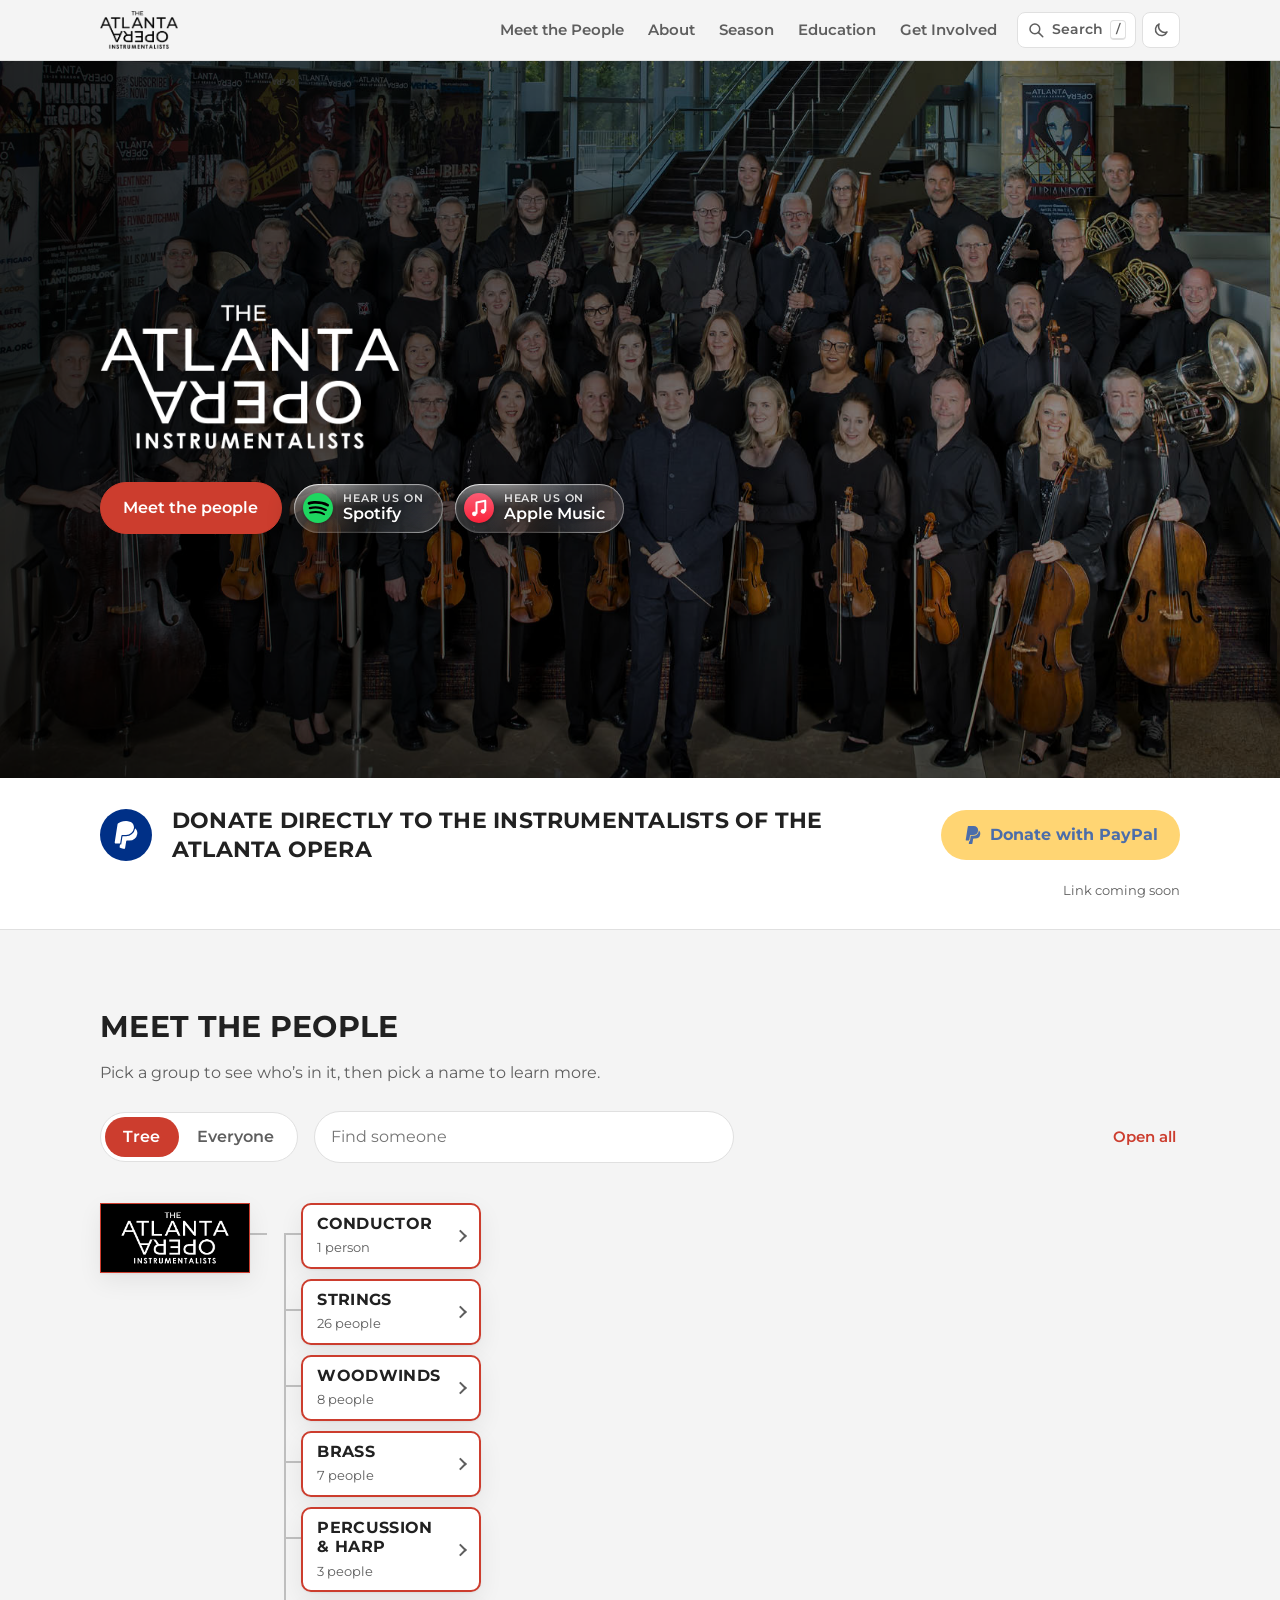
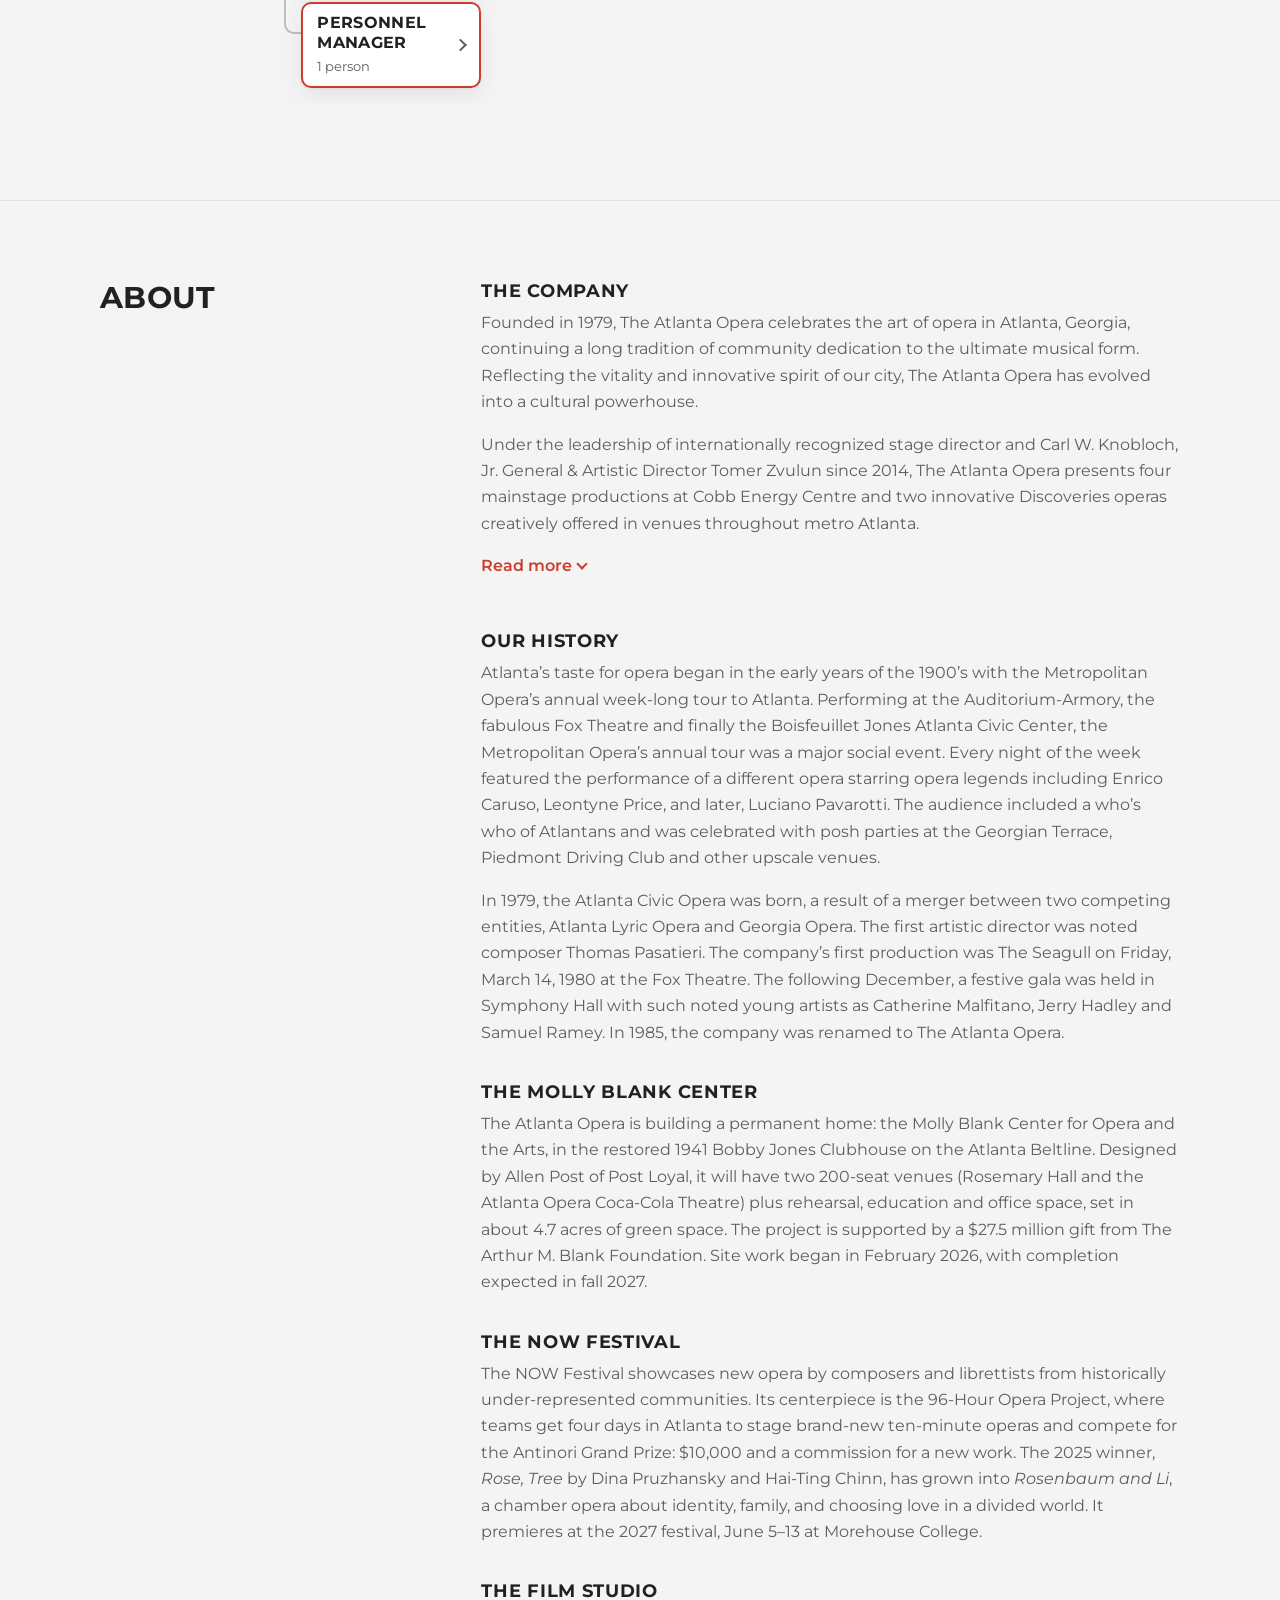
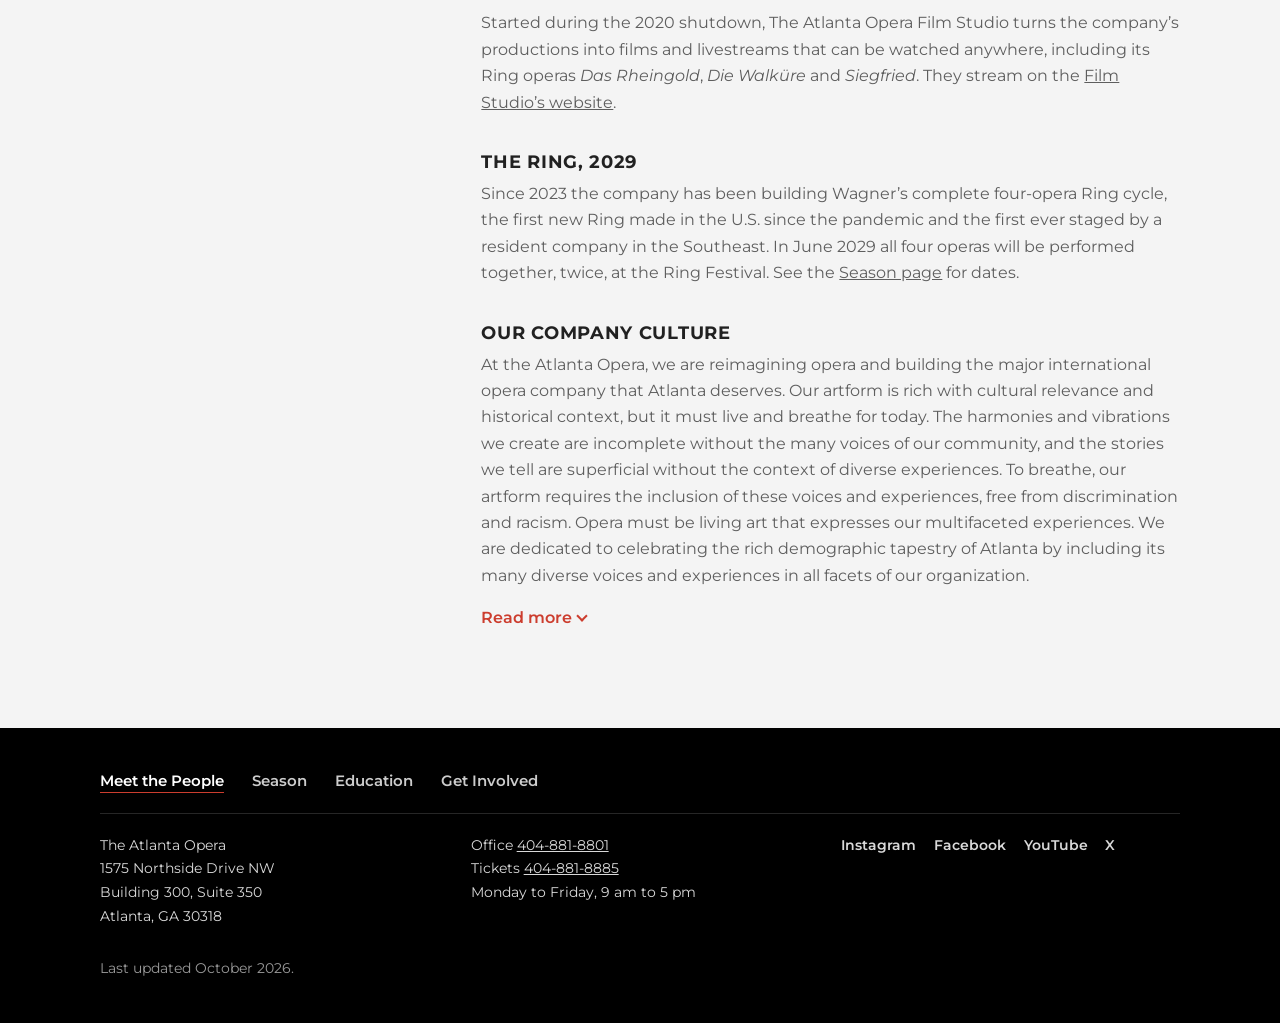
<file: public/index.html>
<!doctype html>
<html lang="en">
<head>
  <meta charset="utf-8">
  <meta name="viewport" content="width=device-width, initial-scale=1, viewport-fit=cover">
  <title>The Atlanta Opera</title>
  <meta name="description" content="Who's who in The Atlanta Opera's orchestra.">
  <meta name="theme-color" content="#000000">
  <link rel="manifest" href="site.webmanifest">
  <link rel="apple-touch-icon" href="images/icon-192.png?v=5">
  <script>
    try { var t = localStorage.getItem("theme"); if (t) document.documentElement.dataset.theme = t; } catch (e) {}
  </script>
  <meta property="og:title" content="The Atlanta Opera">
  <meta property="og:description" content="Who's who in The Atlanta Opera's orchestra.">
  <meta property="og:image" content="https://atlantaoperainfo.web.app/images/orchestra.jpg">
  <meta property="og:url" content="https://atlantaoperainfo.web.app/">
  <meta name="twitter:card" content="summary_large_image">
  <link rel="icon" href="images/favicon-32-dark.png?v=5" sizes="32x32" media="(prefers-color-scheme: light)">
  <link rel="icon" href="images/favicon-32.png?v=5" sizes="32x32" media="(prefers-color-scheme: dark)">
  <link rel="preconnect" href="https://fonts.googleapis.com">
  <link rel="preconnect" href="https://fonts.gstatic.com" crossorigin>
  <link href="https://fonts.googleapis.com/css2?family=Montserrat:wght@400;500;600;700&display=swap" rel="stylesheet">
  <link rel="stylesheet" href="css/styles.css">
</head>
<body>
  <a class="skip-link" href="#people">Skip to Meet the People</a>
  <header class="site-header" id="site-header">
    <div class="wrap header-inner">
      <a class="brand" href="#top" aria-label="The Atlanta Opera, back to top"><img class="logo-black" src="images/logo.png?v=3" alt="" width="722" height="350"><img class="logo-white" src="images/logo-white.png?v=3" alt="" width="722" height="350"></a>
      <nav aria-label="Main" id="main-nav">
        <a href="#people">Meet the People</a>
        <a href="#about">About</a>
        <a href="/season">Season</a>
        <a href="/education">Education</a>
        <a href="/get-involved">Get Involved</a>
      </nav>
      <div class="header-tools">
        <button type="button" class="tool finder-open" id="finder-open" aria-label="Search for someone" aria-keyshortcuts="/">
          <svg viewBox="0 0 24 24" aria-hidden="true"><circle cx="10.5" cy="10.5" r="6.5"/><path d="M15.5 15.5 21 21"/></svg>
          <span class="tool-label">Search</span><kbd>/</kbd>
        </button>
        <button type="button" class="tool" id="theme-toggle" aria-label="Switch to dark mode">
          <svg class="icon-moon" viewBox="0 0 24 24" aria-hidden="true"><path d="M20 14.5A8 8 0 0 1 9.5 4a8 8 0 1 0 10.5 10.5Z"/></svg>
          <svg class="icon-sun" viewBox="0 0 24 24" aria-hidden="true"><circle cx="12" cy="12" r="4"/><path d="M12 2v2M12 20v2M4.9 4.9l1.4 1.4M17.7 17.7l1.4 1.4M2 12h2M20 12h2M4.9 19.1l1.4-1.4M17.7 6.3l1.4-1.4"/></svg>
        </button>
        <button type="button" class="tool menu-toggle" id="menu-toggle" aria-label="Open menu" aria-controls="main-nav" aria-expanded="false">
          <svg class="icon-menu" viewBox="0 0 24 24" aria-hidden="true"><path d="M4 7h16M4 12h16M4 17h16"/></svg>
          <svg class="icon-close" viewBox="0 0 24 24" aria-hidden="true"><path d="M6 6l12 12M18 6 6 18"/></svg>
        </button>
      </div>
    </div>
  </header>

  <main id="top">
    <section class="hero">
      <div class="hero-photo" id="hero-photo" aria-hidden="true"></div>
      <div class="wrap">
        <h1 class="hero-logo"><img src="images/logo-white.png?v=3" alt="The Atlanta Opera Instrumentalists" width="722" height="350"></h1>
        <div class="hero-actions">
          <a class="button" href="#people">Meet the people</a>
          <a class="glass" href="https://open.spotify.com/artist/3T3RtwJOw12Rz1mQcboVWW" target="_blank" rel="noopener" aria-label="Hear us on Spotify">
            <svg class="glass-icon" viewBox="0 0 24 24" aria-hidden="true"><circle cx="12" cy="12" r="11" fill="#000"/><path fill="#1ed760" d="M12 0C5.4 0 0 5.4 0 12s5.4 12 12 12 12-5.4 12-12S18.66 0 12 0zm5.521 17.34c-.24.359-.66.48-1.021.24-2.82-1.74-6.36-2.101-10.561-1.141-.418.122-.779-.179-.899-.539-.12-.421.18-.78.54-.9 4.56-1.021 8.52-.6 11.64 1.32.42.18.479.659.301 1.02zm1.44-3.3c-.301.42-.841.6-1.262.3-3.239-1.98-8.159-2.58-11.939-1.38-.479.12-1.02-.12-1.14-.6-.12-.48.12-1.021.6-1.141C9.6 9.9 15 10.561 18.72 12.84c.361.181.54.78.241 1.2zm.12-3.36C15.24 8.4 8.82 8.16 5.16 9.301c-.6.179-1.2-.181-1.38-.721-.18-.601.18-1.2.72-1.381 4.26-1.26 11.28-1.02 15.721 1.621.539.3.719 1.02.419 1.56-.299.421-1.02.599-1.559.3z"/></svg>
            <span class="listen-text"><small>Hear us on</small>Spotify</span><span class="listen-caption" aria-hidden="true">Hear us on<br>Spotify</span>
          </a>
          <a class="glass" href="https://music.apple.com/us/artist/the-atlanta-opera/594707552" target="_blank" rel="noopener" aria-label="Hear us on Apple Music">
            <svg class="glass-icon" viewBox="0 0 24 24" aria-hidden="true"><defs><linearGradient id="apple-music" x1="0" y1="0" x2="0" y2="1"><stop offset="0" stop-color="#fb5c74"/><stop offset="1" stop-color="#fa233b"/></linearGradient></defs><circle cx="12" cy="12" r="12" fill="url(#apple-music)"/><path d="M10 16.5V7.6l7-1.4v8.3" fill="none" stroke="#fff" stroke-width="1.6" stroke-linejoin="round"/><circle cx="8.3" cy="16.6" r="1.9" fill="#fff"/><circle cx="15.3" cy="14.6" r="1.9" fill="#fff"/></svg>
            <span class="listen-text"><small>Hear us on</small>Apple Music</span><span class="listen-caption" aria-hidden="true">Hear us on<br>Apple Music</span>
          </a>
        </div>
      </div>
    </section>

    <section class="donate" aria-labelledby="donate-title">
      <div class="wrap donate-inner">
        <svg class="donate-mark" viewBox="0 0 24 24" aria-hidden="true"><path d="M7.016 19.198h-4.2a.562.562 0 0 1-.555-.65L5.093.584A.692.692 0 0 1 5.776 0h7.222c3.417 0 5.904 2.488 5.846 5.5-.006.25-.027.5-.066.747A6.794 6.794 0 0 1 12.071 12H8.743a.69.69 0 0 0-.682.583l-.325 2.056-.013.083-.692 4.39-.015.087zM19.79 6.142c-.01.087-.01.175-.023.261a7.76 7.76 0 0 1-7.695 6.598H9.007l-.283 1.795-.013.083-.692 4.39-.134.843-.014.088H6.86l-.497 3.15a.562.562 0 0 0 .555.65h3.612c.34 0 .63-.249.683-.585l.952-6.031a.692.692 0 0 1 .683-.584h2.126a6.793 6.793 0 0 0 6.707-5.752c.306-1.95-.466-3.744-1.89-4.906z"/></svg>
        <h2 id="donate-title">Donate directly to the instrumentalists of the Atlanta Opera</h2>
        <!-- PayPal account still to come: give this link href="(the PayPal donate link)" and the "coming soon" note hides itself -->
        <a class="paypal-button" target="_blank" rel="noopener">
          <svg viewBox="0 0 24 24" aria-hidden="true"><path d="M7.016 19.198h-4.2a.562.562 0 0 1-.555-.65L5.093.584A.692.692 0 0 1 5.776 0h7.222c3.417 0 5.904 2.488 5.846 5.5-.006.25-.027.5-.066.747A6.794 6.794 0 0 1 12.071 12H8.743a.69.69 0 0 0-.682.583l-.325 2.056-.013.083-.692 4.39-.015.087zM19.79 6.142c-.01.087-.01.175-.023.261a7.76 7.76 0 0 1-7.695 6.598H9.007l-.283 1.795-.013.083-.692 4.39-.134.843-.014.088H6.86l-.497 3.15a.562.562 0 0 0 .555.65h3.612c.34 0 .63-.249.683-.585l.952-6.031a.692.692 0 0 1 .683-.584h2.126a6.793 6.793 0 0 0 6.707-5.752c.306-1.95-.466-3.744-1.89-4.906z"/></svg>
          Donate with PayPal
        </a>
        <p class="donate-soon">Link coming soon</p>
      </div>
    </section>

    <section id="people" class="people">
      <div class="wrap">
        <h2>Meet the People</h2>
        <p class="section-intro" id="intro">Pick a group to see who’s in it, then pick a name to learn more.</p>
        <div class="controls">
          <div class="view-switch" role="group" aria-label="How to show everyone">
            <button type="button" data-view="tree" aria-pressed="true">Tree</button>
            <button type="button" data-view="directory" aria-pressed="false">Everyone</button>
          </div>
          <label class="search">
            <span class="visually-hidden">Find someone by name or instrument</span>
            <input id="search" type="search" placeholder="Find someone" autocomplete="off">
          </label>
          <p id="result-count" class="result-count" aria-live="polite"></p>
          <button type="button" class="open-all" id="open-all">Open all</button>
        </div>
        <div class="filters" id="filters" role="group" aria-label="Show a group" hidden></div>
      </div>
      <div class="tree-scroll" id="tree-scroll">
        <div id="tree" class="tree"></div>
        <noscript><p class="wrap">This part of the page needs JavaScript turned on.</p></noscript>
      </div>
      <div class="wrap">
        <div id="directory" class="directory" hidden></div>
        <p id="empty" class="empty" hidden>No one found. Try another spelling.</p>
      </div>
    </section>

    <section id="about" class="about">
      <div class="wrap about-inner">
        <h2>About</h2>
        <div class="about-text">
          <h3>The Company</h3>
          <p>
            Founded in 1979, The Atlanta Opera celebrates the art of opera in Atlanta, Georgia, continuing a long
            tradition of community dedication to the ultimate musical form. Reflecting the vitality and innovative
            spirit of our city, The Atlanta Opera has evolved into a cultural powerhouse.
          </p>
          <p>
            Under the leadership of internationally recognized stage director and Carl W. Knobloch, Jr. General &amp;
            Artistic Director Tomer Zvulun since 2014, The Atlanta Opera presents four mainstage productions at Cobb
            Energy Centre and two innovative Discoveries operas creatively offered in venues throughout metro Atlanta.
          </p>
          <div class="more" id="more-company">
            <p>
              If success is rooted in quality—staging world-class productions of timeless classics and cutting-edge
              stories from modern history—our growth is rooted in courage.
            </p>
            <p>
              One of the few companies operating during the 2020 pandemic lockdown, The Atlanta Opera presented a full
              season in “The Big Tent Series,” performing under a circus tent in outdoor settings, fully compliant with
              health and safety protocols. The crisis also launched The Atlanta Opera Film Studio, resulting in the
              production and international distribution of livestream opera performances and cinematic operas that
              meet the film industry’s highest standards. Distribution of the films and a library of entertaining bonus
              materials have expanded the reach and impact of The Atlanta Opera internationally.
            </p>
            <p>
              The Atlanta Opera’s education and engagement activities reach students and adults throughout Georgia and
              the Southeast with an ever-growing impact. In addition, the 96-Hour Opera Project and Festival advances
              the industry by creating opportunities for under-recognized composers and librettists to advance their
              careers in opera. The Studio Artists program is making an impact by training the rising generation of
              artists.
            </p>
            <p>
              With every production that originates with The Atlanta Opera, we expand our business by leasing sets,
              scenery, costumes, projections, and custom properties to companies across the country making Atlanta a
              national hub for opera. The first original Ring cycle produced in the U.S. since the pandemic was
              launched in 2024 draws the world to Atlanta making this a destination for opera.
            </p>
            <p>
              With the recent success of a comprehensive funding campaign and the launch of the 45th Season, The
              Atlanta Opera celebrates achieving a place among the top 10 opera companies in the United
              States—joining Chicago, Houston, Washington, D.C., and Los Angeles, among others.
            </p>
            <p>Quality, Vitality, Creativity, Diversity, Courage—The Atlanta Opera is in sync with our city.</p>
          </div>
          <button type="button" class="read-more" aria-controls="more-company" hidden>Read more</button>

          <h3>Our History</h3>
          <p>
            Atlanta’s taste for opera began in the early years of the 1900’s with the Metropolitan Opera’s annual
            week-long tour to Atlanta. Performing at the Auditorium-Armory, the fabulous Fox Theatre and finally the
            Boisfeuillet Jones Atlanta Civic Center, the Metropolitan Opera’s annual tour was a major social event.
            Every night of the week featured the performance of a different opera starring opera legends including
            Enrico Caruso, Leontyne Price, and later, Luciano Pavarotti. The audience included a who’s who of Atlantans
            and was celebrated with posh parties at the Georgian Terrace, Piedmont Driving Club and other upscale venues.
          </p>
          <p>
            In 1979, the Atlanta Civic Opera was born, a result of a merger between two competing entities, Atlanta
            Lyric Opera and Georgia Opera. The first artistic director was noted composer Thomas Pasatieri. The
            company’s first production was The Seagull on Friday, March 14, 1980 at the Fox Theatre. The following
            December, a festive gala was held in Symphony Hall with such noted young artists as Catherine Malfitano,
            Jerry Hadley and Samuel Ramey. In 1985, the company was renamed to The Atlanta Opera.
          </p>

          <h3>The Molly Blank Center</h3>
          <p>
            The Atlanta Opera is building a permanent home: the Molly Blank Center for Opera and the Arts, in the
            restored 1941 Bobby Jones Clubhouse on the Atlanta Beltline. Designed by Allen Post of Post Loyal, it will
            have two 200-seat venues (Rosemary Hall and the Atlanta Opera Coca-Cola Theatre) plus rehearsal, education
            and office space, set in about 4.7 acres of green space. The project is supported by a $27.5 million gift
            from The Arthur M. Blank Foundation. Site work began in February 2026, with completion expected in fall 2027.
          </p>

          <h3>The NOW Festival</h3>
          <p>
            The NOW Festival showcases new opera by composers and librettists from historically under-represented
            communities. Its centerpiece is the 96-Hour Opera Project, where teams get four days in Atlanta to stage
            brand-new ten-minute operas and compete for the Antinori Grand Prize: $10,000 and a commission for a new
            work. The 2025 winner, <em>Rose, Tree</em> by Dina Pruzhansky and Hai-Ting Chinn, has grown into
            <em>Rosenbaum and Li</em>, a chamber opera about identity, family, and choosing love in a divided world. It
            premieres at the 2027 festival, June 5–13 at Morehouse College.
          </p>

          <h3>The Film Studio</h3>
          <p>
            Started during the 2020 shutdown, The Atlanta Opera Film Studio turns the company’s productions into films
            and livestreams that can be watched anywhere, including its Ring operas <em>Das Rheingold</em>, <em>Die
            Walküre</em> and <em>Siegfried</em>. They stream on the
            <a href="https://stream.atlantaopera.org/" target="_blank" rel="noopener">Film Studio’s website</a>.
          </p>

          <h3>The Ring, 2029</h3>
          <p>
            Since 2023 the company has been building Wagner’s complete four-opera Ring cycle, the first new Ring made in
            the U.S. since the pandemic and the first ever staged by a resident company in the Southeast. In June 2029
            all four operas will be performed together, twice, at the Ring Festival. See the
            <a href="/season#ring">Season page</a> for dates.
          </p>

          <h3>Our Company Culture</h3>
          <p>
            At the Atlanta Opera, we are reimagining opera and building the major international opera company that
            Atlanta deserves. Our artform is rich with cultural relevance and historical context, but it must live and
            breathe for today. The harmonies and vibrations we create are incomplete without the many voices of our
            community, and the stories we tell are superficial without the context of diverse experiences. To breathe,
            our artform requires the inclusion of these voices and experiences, free from discrimination and racism.
            Opera must be living art that expresses our multifaceted experiences. We are dedicated to celebrating the
            rich demographic tapestry of Atlanta by including its many diverse voices and experiences in all facets of
            our organization.
          </p>
          <div class="more" id="more-culture">
            <p>
              The Atlanta Opera respects all people and passionately celebrates the cultural differences that make this
              country, our city, and this art form strong. We are committed to fostering community dialogue that
              celebrates our spectrum of diversity, challenges outmoded world views and encourages thoughtful reflection.
            </p>
            <p>
              The human condition is timeless and transcendent. It is the life breath of performing arts and only
              through embracing diverse voices and experiences can we continue to explore the historical context and
              evolving relevance of existing works today. We will continue to collaborate with our community to
              contextualize and interpret historical masterpieces while fostering the creation of new ones.
            </p>
          </div>
          <button type="button" class="read-more" aria-controls="more-culture" hidden>Read more</button>
        </div>
      </div>
    </section>
  </main>

  <footer class="site-footer">
    <div class="wrap">
      <nav class="footer-nav" aria-label="More pages">
        <a href="/" aria-current="page">Meet the People</a>
        <a href="/season">Season</a>
        <a href="/education">Education</a>
        <a href="/get-involved">Get Involved</a>
      </nav>
      <div class="footer-info">
        <p>The Atlanta Opera<br>1575 Northside Drive NW<br>Building 300, Suite 350<br>Atlanta, GA 30318</p>
        <p>Office <a href="tel:+14048818801">404-881-8801</a><br>Tickets <a href="tel:+14048818885">404-881-8885</a><br>Monday to Friday, 9 am to 5 pm</p>
        <p class="footer-social"><a href="https://www.instagram.com/theatlantaopera/" target="_blank" rel="noopener">Instagram</a> <a href="https://www.facebook.com/TheAtlantaOpera" target="_blank" rel="noopener">Facebook</a> <a href="https://www.youtube.com/user/atlantaopera" target="_blank" rel="noopener">YouTube</a> <a href="https://twitter.com/TheAtlantaOpera" target="_blank" rel="noopener">X</a></p>
      </div>
      <p class="small">Last updated October 2026.</p>
    </div>
  </footer>

  <dialog id="dialog" aria-labelledby="dialog-title">
    <form method="dialog">
      <button class="dialog-close" aria-label="Close">&times;</button>
    </form>
    <div id="dialog-body" class="dialog-body"></div>
    <div id="dialog-nav" class="dialog-nav" hidden>
      <button type="button" id="prev"></button>
      <span id="step"></span>
      <button type="button" id="next"></button>
    </div>
  </dialog>

  <dialog id="finder" class="finder" aria-label="Search for someone">
    <div class="finder-box">
      <svg viewBox="0 0 24 24" aria-hidden="true"><circle cx="10.5" cy="10.5" r="6.5"/><path d="M15.5 15.5 21 21"/></svg>
      <input id="finder-input" type="text" placeholder="Name, instrument or role" autocomplete="off" spellcheck="false"
        role="combobox" aria-expanded="true" aria-controls="finder-results" aria-autocomplete="list">
      <kbd>Esc</kbd>
    </div>
    <ul id="finder-results" class="finder-results" role="listbox" aria-label="Results"></ul>
    <p class="finder-foot"><span><kbd>↑</kbd><kbd>↓</kbd> to move</span><span><kbd>Enter</kbd> to open</span></p>
  </dialog>

  <button type="button" class="to-top" id="to-top" aria-label="Back to top" hidden>
    <svg viewBox="0 0 24 24" aria-hidden="true"><path d="M12 19V5M5 12l7-7 7 7"/></svg>
  </button>

  <script src="js/people.js"></script>
  <script src="js/app.js"></script>
  <script src="js/menu.js"></script>
</body>
</html>
</file>
<file: public/css/styles.css>
:root {
  --bg: #f4f4f4;
  --surface: #ffffff;
  --ink: #212121;
  --muted: #5e5e5e;
  --line: #e0e0e0;
  --accent: #cc3d2e;
  --accent-ink: #ffffff;
  --accent-soft: #fbe8e5;
  --gold: #cc3d2e;
  --branch: #bfbfbf;
  --hero-bg: #000000;
  --hero-ink: #ffffff;
  --placeholder-bg: #e8e8e8;
  --placeholder-ink: #767676;
  --hit: #ffe0d9;
  --shadow: 0 1px 2px rgb(0 0 0 / 0.05), 0 8px 24px rgb(0 0 0 / 0.07);
  --display: "Montserrat", system-ui, sans-serif;
  --body: "Montserrat", system-ui, sans-serif;
  /* initials backgrounds, one per department */
  --tint-1: #f6e3df;
  --tint-2: #e4e7ee;
  --tint-3: #ebe6ef;
  --tint-4: #e2ece6;
  --tint-5: #eeeeee;
  --tint-6: #f1ebdd;
  color-scheme: light;
}

/* dark colours: follow the device unless the visitor picked a theme */
@media (prefers-color-scheme: dark) {
  :root:not([data-theme="light"]) {
    --bg: #0f0f0f;
    --surface: #1a1a1a;
    --ink: #f2f2f2;
    --muted: #a8a8a8;
    --line: #2f2f2f;
    --accent: #e95a4f;
    --accent-ink: #ffffff;
    --accent-soft: #3a1d19;
    --gold: #e95a4f;
    --branch: #4a4a4a;
    --hero-bg: #000000;
    --placeholder-bg: #262626;
    --placeholder-ink: #9a9a9a;
    --hit: #4d241f;
    --shadow: 0 1px 2px rgb(0 0 0 / 0.3), 0 8px 24px rgb(0 0 0 / 0.4);
    --tint-1: #3d2421;
    --tint-2: #262a33;
    --tint-3: #2f2934;
    --tint-4: #23302a;
    --tint-5: #2c2c2c;
    --tint-6: #322c21;
    color-scheme: dark;
  }
}
:root[data-theme="dark"] {
  --bg: #0f0f0f;
  --surface: #1a1a1a;
  --ink: #f2f2f2;
  --muted: #a8a8a8;
  --line: #2f2f2f;
  --accent: #e95a4f;
  --accent-ink: #ffffff;
  --accent-soft: #3a1d19;
  --gold: #e95a4f;
  --branch: #4a4a4a;
  --hero-bg: #000000;
  --placeholder-bg: #262626;
  --placeholder-ink: #9a9a9a;
  --hit: #4d241f;
  --shadow: 0 1px 2px rgb(0 0 0 / 0.3), 0 8px 24px rgb(0 0 0 / 0.4);
  --tint-1: #3d2421;
  --tint-2: #262a33;
  --tint-3: #2f2934;
  --tint-4: #23302a;
  --tint-5: #2c2c2c;
  --tint-6: #322c21;
  color-scheme: dark;
}

::selection { background: var(--accent); color: var(--accent-ink); }

/* Thin grey scrollbars on the page background */
* { scrollbar-width: thin; scrollbar-color: var(--branch) transparent; }
html { scrollbar-color: var(--branch) var(--bg); }
@supports not (scrollbar-color: auto) {
  ::-webkit-scrollbar { width: 10px; height: 10px; }
  ::-webkit-scrollbar-track { background: transparent; }
  html::-webkit-scrollbar-track { background: var(--bg); }
  ::-webkit-scrollbar-thumb { background: var(--branch); border: 2px solid transparent; border-radius: 999px; background-clip: padding-box; }
  ::-webkit-scrollbar-thumb:hover { background-color: var(--gold); }
}

html { -webkit-text-size-adjust: 100%; }
button, a { -webkit-tap-highlight-color: transparent; }

* { box-sizing: border-box; }

html { scroll-behavior: smooth; scroll-padding-top: 72px; }

body {
  margin: 0;
  background: var(--bg);
  color: var(--ink);
  font: 400 16px/1.65 var(--body);
}

h1, h2, h3 {
  font-family: var(--display);
  font-weight: 700;
  line-height: 1.15;
  text-transform: uppercase;
  letter-spacing: 0.01em;
  margin: 0 0 0.5em;
}

a { color: inherit; }

button { font: inherit; color: inherit; }

.wrap {
  max-width: 1120px;
  margin: 0 auto;
  padding: 0 20px;
}

.visually-hidden {
  position: absolute;
  width: 1px; height: 1px;
  overflow: hidden;
  clip: rect(0 0 0 0);
  white-space: nowrap;
}

.skip-link {
  position: absolute;
  left: 12px;
  top: -60px;
  z-index: 20;
  padding: 0.5rem 1rem;
  background: var(--accent);
  color: var(--accent-ink);
  font-weight: 600;
}
.skip-link:focus { top: 12px; }

/* Header */
.site-header {
  position: sticky;
  top: 0;
  z-index: 10;
  background: color-mix(in srgb, var(--bg) 88%, transparent);
  backdrop-filter: blur(8px);
  border-bottom: 1px solid var(--line);
  transition: box-shadow 0.2s;
}
.site-header.scrolled { box-shadow: 0 4px 18px rgb(0 0 0 / 0.08); }
.header-inner {
  display: flex;
  align-items: center;
  gap: 1.25rem;
  height: 60px;
}
.brand {
  text-decoration: none;
  margin-right: auto;
  white-space: nowrap;
}
/* the company's logo: black on light pages, white on dark ones */
.brand { display: inline-flex; align-items: center; }
.brand img { display: block; height: 38px; width: auto; }
.brand .logo-white { display: none; }
:root[data-theme="dark"] .brand .logo-black { display: none; }
:root[data-theme="dark"] .brand .logo-white { display: block; }
@media (prefers-color-scheme: dark) {
  :root:not([data-theme="light"]) .brand .logo-black { display: none; }
  :root:not([data-theme="light"]) .brand .logo-white { display: block; }
}
.hero .hero-logo { margin: 0 0 2rem; }
.hero-logo img { display: block; width: clamp(200px, 26vw, 300px); height: auto; filter: drop-shadow(0 2px 12px rgb(0 0 0 / 0.5)); }

nav { display: flex; gap: 1.5rem; }
nav a {
  position: relative;
  text-decoration: none;
  color: var(--muted);
  font-weight: 600;
  font-size: 0.95rem;
  white-space: nowrap;
}
nav a:hover, nav a.current, .site-header nav a[aria-current="page"] { color: var(--ink); }
nav a.current::after, .site-header nav a[aria-current="page"]::after {
  content: "";
  position: absolute;
  left: 0;
  right: 0;
  bottom: -6px;
  height: 2px;
  background: var(--accent);
}

.header-tools { display: flex; gap: 0.4rem; }
.tool.menu-toggle, .icon-close, .menu-open .icon-menu { display: none; }
.menu-open .icon-close { display: block; }
.tool {
  display: inline-flex;
  align-items: center;
  gap: 0.45rem;
  height: 36px;
  min-width: 36px;
  justify-content: center;
  padding: 0 0.55rem;
  border: 1px solid var(--line);
  border-radius: 8px;
  background: var(--surface);
  color: var(--muted);
  font-size: 0.9rem;
  cursor: pointer;
}
.tool:hover { color: var(--ink); border-color: var(--muted); }
.tool svg { width: 18px; height: 18px; fill: none; stroke: currentColor; stroke-width: 2; stroke-linecap: round; stroke-linejoin: round; }
.tool .tool-label { font-weight: 600; }
kbd {
  display: inline-block;
  min-width: 1.4em;
  padding: 0 0.35em;
  border: 1px solid var(--line);
  border-bottom-width: 2px;
  border-radius: 4px;
  font: 600 0.72rem/1.5 var(--body);
  color: var(--muted);
  text-align: center;
}
/* the theme button shows the moon in light mode and the sun in dark mode */
.icon-sun { display: none; }
:root[data-theme="dark"] .icon-sun { display: block; }
:root[data-theme="dark"] .icon-moon { display: none; }
@media (prefers-color-scheme: dark) {
  :root:not([data-theme="light"]) .icon-sun { display: block; }
  :root:not([data-theme="light"]) .icon-moon { display: none; }
}

/* Hero */
/* tall enough to show the whole orchestra; the photo drifts down slower than the page scrolls */
.hero {
  position: relative;
  display: flex;
  align-items: center;
  min-height: clamp(520px, 56vw, calc(100vh - 60px));
  overflow: hidden;
  background: var(--hero-bg);
  color: var(--hero-ink);
  padding: 4rem 0;
}
.hero-photo {
  position: absolute;
  inset: 0;
  background: url("../images/orchestra.jpg") center top / cover;
  will-change: transform;
}
.hero::after {
  content: "";
  position: absolute;
  inset: 0;
  background: linear-gradient(90deg, rgb(0 0 0 / 0.82), rgb(0 0 0 / 0.5) 60%, rgb(0 0 0 / 0.35));
}
.hero .wrap { position: relative; z-index: 1; width: 100%; }
.hero h1 {
  font-size: clamp(2.4rem, 6vw, 4rem);
  max-width: 16ch;
  margin-bottom: 1.75rem;
}
.lede {
  max-width: 52ch;
  font-size: 1.15rem;
  opacity: 0.9;
  margin: 0 0 1.75rem;
}
.button {
  display: inline-block;
  padding: 0.75rem 1.4rem;
  border: 1px solid var(--accent);
  border-radius: 999px;
  background: var(--accent);
  color: var(--accent-ink);
  text-decoration: none;
  font-weight: 600;
}
.button:hover { filter: brightness(1.12); }

.hero-actions { display: flex; flex-wrap: wrap; align-items: center; gap: 0.75rem; }

/* Listen on Spotify / Apple Music: frosted glass over the photo */
.glass {
  position: relative;
  isolation: isolate;
  display: inline-flex;
  align-items: center;
  gap: 0.6rem;
  padding: 0.6rem 1.2rem 0.6rem 0.6rem;
  border-radius: 999px;
  color: #fff;
  text-decoration: none;
  background: linear-gradient(135deg, rgb(255 255 255 / 0.24), rgb(255 255 255 / 0.06) 55%, rgb(255 255 255 / 0.14));
  -webkit-backdrop-filter: blur(16px) saturate(180%) brightness(1.15);
  backdrop-filter: blur(16px) saturate(180%) brightness(1.15);
  box-shadow:
    inset 0 1px 1px rgb(255 255 255 / 0.6),
    inset 0 -1px 2px rgb(255 255 255 / 0.18),
    0 10px 28px rgb(0 0 0 / 0.32);
  transition: transform 0.25s cubic-bezier(0.3, 1.4, 0.5, 1), background 0.2s;
}
/* soft shine across the top */
.glass::before {
  content: "";
  position: absolute;
  inset: 1px;
  z-index: -1;
  border-radius: inherit;
  background: radial-gradient(120% 75% at 30% 0%, rgb(255 255 255 / 0.38), transparent 62%);
  pointer-events: none;
}
/* bright rim that catches the light at the top left and bottom right */
.glass::after {
  content: "";
  position: absolute;
  inset: 0;
  border-radius: inherit;
  padding: 1px;
  background: linear-gradient(155deg, rgb(255 255 255 / 0.85), rgb(255 255 255 / 0.12) 35%, rgb(255 255 255 / 0.04) 65%, rgb(255 255 255 / 0.55));
  -webkit-mask: linear-gradient(#000 0 0) content-box, linear-gradient(#000 0 0);
  -webkit-mask-composite: xor;
  mask-composite: exclude;
  pointer-events: none;
}
.glass:hover {
  transform: translateY(-2px) scale(1.03);
  background: linear-gradient(135deg, rgb(255 255 255 / 0.32), rgb(255 255 255 / 0.1) 55%, rgb(255 255 255 / 0.2));
}
.glass:active { transform: scale(0.97); }
.glass:focus-visible { outline: 2px solid #fff; outline-offset: 3px; }
@supports not ((backdrop-filter: blur(1px)) or (-webkit-backdrop-filter: blur(1px))) {
  .glass { background: rgb(40 40 40 / 0.75); }
}
.glass-icon { width: 30px; height: 30px; flex: none; filter: drop-shadow(0 1px 2px rgb(0 0 0 / 0.3)); }
.listen-text {
  display: flex;
  flex-direction: column;
  font-weight: 600;
  font-size: 1rem;
  line-height: 1.1;
  text-shadow: 0 1px 2px rgb(0 0 0 / 0.25);
}
.listen-text small {
  font-size: 0.66rem;
  font-weight: 600;
  letter-spacing: 0.08em;
  text-transform: uppercase;
  opacity: 0.85;
}
/* phones only: the caption under the round icon (the pill has its own text on bigger screens) */
.listen-caption { display: none; }

/* Donate band under the hero: PayPal mark, the ask, and PayPal's yellow button */
.donate { background: var(--surface); border-bottom: 1px solid var(--line); padding: 1.75rem 0; }
.donate-inner { display: flex; flex-wrap: wrap; align-items: center; gap: 1rem 1.25rem; }
.donate-mark {
  flex: none;
  width: 52px;
  height: 52px;
  padding: 12px;
  border-radius: 50%;
  background: #003087;
  fill: #fff;
}
.donate h2 { flex: 1 1 18rem; margin: 0; font-size: clamp(1.1rem, 2.2vw, 1.4rem); line-height: 1.3; }
.paypal-button {
  display: inline-flex;
  align-items: center;
  gap: 0.5rem;
  padding: 0.75rem 1.4rem;
  border-radius: 999px;
  background: #ffc439;
  color: #003087;
  font-weight: 700;
  text-decoration: none;
}
.paypal-button svg { width: 18px; height: 18px; fill: currentColor; }
.paypal-button[href]:hover { filter: brightness(0.95); }
/* until the PayPal link is added the button does nothing, so say so */
.paypal-button:not([href]) { cursor: default; opacity: 0.7; }
.donate-soon { display: none; margin: 0; flex-basis: 100%; text-align: right; color: var(--muted); font-size: 0.8rem; }
.paypal-button:not([href]) + .donate-soon { display: block; }


/* About */
.about { padding: 5rem 0; }
.about-inner {
  display: grid;
  grid-template-columns: 1fr 2fr;
  gap: 2rem;
}
.about h2 { font-size: 1.9rem; }
.about-text h3 { font-size: 1.1rem; margin-top: 2.25rem; letter-spacing: 0.04em; }
.about-text h3:first-child { margin-top: 0; }
.about-text p { margin: 0 0 1rem; color: var(--muted); max-width: 68ch; }
.read-more {
  display: inline-flex;
  align-items: center;
  gap: 0.35rem;
  margin: -0.25rem 0 1rem;
  padding: 0;
  border: 0;
  background: none;
  color: var(--accent);
  font-weight: 600;
  cursor: pointer;
}
.read-more::after {
  content: "";
  width: 6px;
  height: 6px;
  border-right: 2px solid currentColor;
  border-bottom: 2px solid currentColor;
  transform: translateY(-2px) rotate(45deg);
}
.read-more[aria-expanded="true"]::after { transform: translateY(2px) rotate(-135deg); }
.read-more:hover { text-decoration: underline; }
.more:not([hidden]) { animation: fade 0.25s ease-out; }

/* Tree section */
.people { padding: 5rem 0 6rem; border-bottom: 1px solid var(--line); }
.people h2 { font-size: 1.9rem; }
.section-intro { color: var(--muted); margin: 0; }

.controls {
  display: flex;
  flex-wrap: wrap;
  align-items: center;
  gap: 0.75rem 1rem;
  margin: 1.5rem 0 1rem;
}
.search { flex: 1 1 280px; max-width: 420px; }
.search input {
  width: 100%;
  padding: 0.75rem 1rem;
  border: 1px solid var(--line);
  border-radius: 999px;
  background: var(--surface);
  color: var(--ink);
  font: inherit;
}
.search input:focus { outline: 2px solid var(--accent); outline-offset: 1px; }
.open-all {
  margin-left: auto;
  padding: 0.5rem 0.25rem;
  border: 0;
  background: none;
  color: var(--accent);
  font-weight: 600;
  font-size: 0.95rem;
  cursor: pointer;
}
.open-all:hover { text-decoration: underline; }
.result-count { margin: 0; color: var(--muted); font-size: 0.95rem; }
.empty { color: var(--muted); }

[hidden] { display: none !important; }

/* Tree / Everyone switch */
.view-switch {
  display: inline-flex;
  flex: none;
  padding: 4px;
  border: 1px solid var(--line);
  border-radius: 999px;
  background: var(--surface);
}
.view-switch button {
  padding: 0.45rem 1.15rem;
  border: 0;
  border-radius: 999px;
  background: none;
  color: var(--muted);
  font-weight: 600;
  cursor: pointer;
}
.view-switch button:hover { color: var(--accent); }
.view-switch button[aria-pressed="true"] { background: var(--accent); color: var(--accent-ink); }
.view-switch button:focus-visible { outline: 2px solid var(--accent); outline-offset: 2px; }

.filters { display: flex; flex-wrap: wrap; gap: 0.5rem; margin: 0 0 0.5rem; }
.filters button {
  padding: 0.4rem 0.9rem;
  border: 1px solid var(--line);
  border-radius: 999px;
  background: var(--surface);
  font-size: 0.9rem;
  font-weight: 600;
  cursor: pointer;
}
.filters button span { color: var(--muted); font-weight: 400; margin-left: 0.2rem; }
.filters button:hover { border-color: var(--accent); }
.filters button[aria-pressed="true"] { background: var(--accent-soft); border-color: var(--accent); color: var(--accent); }

/* Everyone list */
.directory { padding-top: 1rem; }
/* department headings stay pinned under the header while you scroll their list */
.dir-group h3 {
  position: sticky;
  top: 60px;
  z-index: 2;
  display: flex;
  align-items: baseline;
  gap: 0.6rem;
  font-size: 1.15rem;
  padding: 0.75rem 0 0.6rem;
  border-bottom: 1px solid var(--line);
  background: var(--bg);
}
.dir-group h3 span { font: 400 0.9rem var(--body); color: var(--muted); text-transform: none; letter-spacing: 0; }
.dir-grid {
  list-style: none;
  margin: 0 0 2.5rem;
  padding: 0;
  display: grid;
  grid-template-columns: repeat(auto-fill, minmax(250px, 1fr));
  gap: 0.75rem;
}
.dir-grid .person { width: 100%; height: 100%; }
.person-group { font-size: 0.78rem; color: var(--gold); font-weight: 600; line-height: 1.3; margin-top: 0.15rem; }

/* Tree */
.tree-scroll {
  container: tree / inline-size;
  overflow-x: auto;
  padding: 1.5rem 16px 1rem;
}

.tree {
  --stroke: 2px;
  --elbow: 32px; /* narrow: where the line meets a card */
  --cy: 30px; /* wide: same, from the card's top */
  --col: 34px; /* wide: gap between columns */
  max-width: 720px;
  margin: 0 auto;
}
.tree ul { list-style: none; margin: 0; padding: 0; display: flex; flex-direction: column; }
.tree li { position: relative; }

/* Nodes */
.node { position: relative; z-index: 1; }

.root-node {
  display: flex;
  flex-direction: column;
  justify-content: center;
  padding: 0.9rem 1.1rem;
  background: var(--hero-bg);
  color: var(--hero-ink);
  border: 1px solid var(--gold);
  box-shadow: var(--shadow);
}
.root-logo { display: block; width: 140px; height: auto; }
.root-sub { font-size: 0.8rem; letter-spacing: 0.14em; text-transform: uppercase; color: var(--gold); margin-top: 0.3rem; }

.branch-node {
  display: flex;
  background: var(--surface);
  border: 1px solid var(--line);
  border-radius: 10px;
  box-shadow: var(--shadow);
}
.branch-toggle {
  flex: 1;
  min-width: 0;
  display: flex;
  flex-direction: column;
  align-items: flex-start;
  padding: 0.55rem 2.2rem 0.55rem 0.9rem;
  border: 0;
  background: none;
  text-align: left;
  cursor: pointer;
  position: relative;
}
.branch-toggle::after {
  content: "";
  position: absolute;
  right: 0.9rem;
  top: 50%;
  width: 7px;
  height: 7px;
  border-right: 2px solid var(--muted);
  border-bottom: 2px solid var(--muted);
  transform: translateY(-70%) rotate(45deg);
  transition: transform 0.2s;
}
.is-open .branch-toggle::after { transform: translateY(-30%) rotate(-135deg); }
.branch-toggle:focus-visible { outline: 2px solid var(--accent); outline-offset: 2px; border-radius: 10px; }
.branch-label { font-family: var(--display); font-weight: 700; font-size: 0.95rem; line-height: 1.2; }
.branch-count { margin-top: 0.3rem; font-size: 0.8rem; line-height: 20px; color: var(--muted); }
.branch-node:hover { border-color: var(--accent); }
.branch-node.is-open { border-color: var(--accent); }

.depth-1 { border-width: 2px; border-color: var(--gold); }
.depth-1 .branch-label { font-size: 1.02rem; text-transform: uppercase; letter-spacing: 0.02em; }
.depth-1.is-open { background: var(--accent); border-color: var(--accent); }
.depth-1.is-open .branch-label,
.depth-1.is-open .branch-count { color: var(--accent-ink); }
.depth-1.is-open .branch-toggle::after { border-color: var(--accent-ink); }
.depth-1.is-open .branch-info { color: var(--accent-ink); border-color: rgb(255 255 255 / 0.4); }

/* sits on the same line as the people count, below the group name */
.branch-info {
  position: absolute;
  right: 2rem;
  bottom: 0.55rem;
  height: 20px;
  padding: 0 0.5rem;
  line-height: 18px;
  border: 1px solid var(--line);
  border-radius: 999px;
  background: none;
  color: var(--accent);
  font-size: 0.72rem;
  font-weight: 600;
  cursor: pointer;
}
.branch-info:hover { border-color: currentColor; }

.person {
  display: flex;
  align-items: center;
  gap: 0.7rem;
  width: 100%;
  padding: 0.5rem 0.75rem 0.5rem 0.5rem;
  border: 1px solid var(--line);
  border-radius: 999px 14px 14px 999px;
  background: var(--surface);
  text-align: left;
  cursor: pointer;
  transition: border-color 0.15s, transform 0.15s, box-shadow 0.15s;
}
.person:hover, .person:focus-visible { border-color: var(--accent); box-shadow: var(--shadow); transform: translateY(-1px); }
.person:focus-visible { outline: 2px solid var(--accent); outline-offset: 2px; }
.person.hit { background: var(--hit); }
.person.flash { animation: flash 2.4s ease-out; }
@keyframes flash {
  0%, 30% { border-color: var(--accent); box-shadow: 0 0 0 4px color-mix(in srgb, var(--accent) 30%, transparent); }
}

.avatar {
  flex: none;
  width: 44px;
  height: 44px;
  border-radius: 50%;
  overflow: hidden;
  background: var(--placeholder-bg);
}
.avatar img { width: 100%; height: 100%; object-fit: cover; object-position: top; display: block; }
.initials {
  display: grid;
  place-items: center;
  color: var(--placeholder-ink);
  font: 600 0.95rem var(--body);
  letter-spacing: 0.04em;
}
.initials.t1 { background: var(--tint-1); }
.initials.t2 { background: var(--tint-2); }
.initials.t3 { background: var(--tint-3); }
.initials.t4 { background: var(--tint-4); }
.initials.t5 { background: var(--tint-5); }
.initials.t6 { background: var(--tint-6); }

/* photos fade in once they've loaded */
.js .avatar img,
.js .dialog-portrait img { opacity: 0; transition: opacity 0.35s; }
.js .avatar img.loaded,
.js .dialog-portrait img.loaded { opacity: 1; }
.person-text { display: flex; flex-direction: column; min-width: 0; }
.person-name { font-weight: 600; line-height: 1.25; }
.person-role {
  font-size: 0.82rem;
  color: var(--muted);
  line-height: 1.3;
  display: -webkit-box;
  -webkit-line-clamp: 2;
  -webkit-box-orient: vertical;
  overflow: hidden;
}

mark { background: var(--hit); color: inherit; padding: 0 0.1em; }

/* Lines, narrow screens: indented list */
.tree ul ul { padding-left: 22px; }
.tree li { padding-top: 10px; }
.tree > ul > li { padding-top: 0; }
.tree ul ul > li::before {
  content: "";
  position: absolute;
  left: -13px;
  top: 0;
  bottom: 0;
  border-left: var(--stroke) solid var(--branch);
}
.tree ul ul > li:last-child::before {
  bottom: auto;
  width: 13px;
  height: var(--elbow);
  border-bottom: var(--stroke) solid var(--branch);
  border-bottom-left-radius: 10px;
}
.tree ul ul > li::after {
  content: "";
  position: absolute;
  left: -13px;
  top: var(--elbow);
  width: 13px;
  border-top: var(--stroke) solid var(--branch);
}
.tree ul ul > li:last-child::after { display: none; }

/* Lines, wide screens: tree grows to the right, one column per level */
@container tree (min-width: 1070px) {
  .tree { max-width: 1080px; }
  .tree li { display: flex; align-items: flex-start; }

  .tree ul ul { position: relative; padding-left: var(--col); }
  .tree ul ul::before {
    content: "";
    position: absolute;
    left: 0;
    top: var(--cy);
    width: calc(var(--col) / 2);
    border-top: var(--stroke) solid var(--branch);
  }

  .tree ul ul > li { --pt: 10px; padding: var(--pt) 0 0 calc(var(--col) / 2); }
  .tree ul ul > li:first-child { --pt: 0px; }

  /* vertical line down the side of a group */
  .tree ul ul > li::before,
  .tree ul ul > li:last-child::before {
    left: 0;
    top: 0;
    bottom: 0;
    width: 0;
    height: auto;
    border: 0;
    border-left: var(--stroke) solid var(--branch);
    border-radius: 0;
  }
  .tree ul ul > li:first-child::before { top: var(--cy); }
  .tree ul ul > li:last-child::before {
    bottom: auto;
    width: calc(var(--col) / 2);
    height: calc(var(--pt) + var(--cy));
    border-bottom: var(--stroke) solid var(--branch);
    border-bottom-left-radius: 10px;
  }

  /* short line into each card */
  .tree ul ul > li::after {
    left: 0;
    top: calc(var(--pt) + var(--cy));
    width: calc(var(--col) / 2);
  }

  /* only child: one straight line */
  .tree ul ul > li:only-child::before { display: none; }
  .tree ul ul > li:only-child::after { display: block; }

  .root-node { flex: none; width: 150px; min-height: 60px; padding: 0.5rem 0.9rem; }
  .root-node { align-items: center; }
  .root-logo { width: 108px; }
  .root-sub { display: none; }
  .branch-node { flex: none; width: 180px; min-height: 60px; }
  .person { flex: none; width: 236px; min-height: 60px; }

  /* arrows point right */
  .branch-toggle::after { transform: translateY(-50%) rotate(-45deg); }
  .is-open .branch-toggle::after { transform: translateY(-50%) rotate(135deg); }
}


/* Dialog */
dialog {
  width: min(860px, calc(100% - 32px));
  max-height: calc(100% - 32px);
  padding: 0;
  border: 0;
  background: var(--surface);
  color: var(--ink);
  box-shadow: var(--shadow);
}
dialog::backdrop { background: rgb(20 10 12 / 0.6); backdrop-filter: blur(2px); }
/* keep the close button visible on long bios */
dialog > form { position: sticky; top: 0; height: 0; z-index: 2; }
.dialog-close {
  position: absolute;
  top: 8px;
  right: 12px;
  z-index: 1;
  width: 40px;
  height: 40px;
  border: 0;
  border-radius: 50%;
  background: color-mix(in srgb, var(--surface) 80%, transparent);
  color: var(--muted);
  font-size: 2rem;
  line-height: 1;
  cursor: pointer;
}
.dialog-close:hover { color: var(--accent); }
.dialog-body {
  display: grid;
  grid-template-columns: 280px 1fr;
}
.dialog-body.no-photo,
.dialog-body.branch-dialog { grid-template-columns: 1fr; }
.dialog-portrait { align-self: start; aspect-ratio: 4 / 5; background: var(--placeholder-bg); }
.dialog-portrait img { width: 100%; height: 100%; object-fit: cover; object-position: top; display: block; }
.dialog-banner img { width: 100%; max-height: 420px; object-fit: cover; display: block; }
.dialog-info { padding: 2.5rem 2.25rem; }
.dialog-dept { margin: 0 0 0.4rem; color: var(--gold); font-weight: 600; font-size: 0.95rem; }
.dialog-info h2 { font-size: 1.7rem; margin-bottom: 0.2rem; padding-right: 2rem; }
.dialog-role { margin: 0 0 1.25rem; color: var(--accent); font-weight: 600; }
.dialog-details { margin: 0 0 1.25rem; display: grid; gap: 0.6rem; }
.dialog-details dt { font-size: 0.85rem; font-weight: 600; color: var(--muted); }
.dialog-details dd { margin: 0; }
.places { margin: 0; padding-left: 1.1rem; }
.dialog-bio p { margin: 0 0 1rem; color: var(--muted); }
.dialog-link { margin: 0 0 0.5rem; }
.dialog-link a { color: var(--accent); font-weight: 600; }
.dialog-tree-link { margin: 0; }
.dialog-tree-link button {
  padding: 0;
  border: 0;
  background: none;
  color: var(--muted);
  font-size: 0.9rem;
  text-decoration: underline;
  cursor: pointer;
}
.dialog-tree-link button:hover { color: var(--accent); }

.dialog-nav {
  position: sticky;
  bottom: 0;
  display: flex;
  align-items: center;
  justify-content: space-between;
  gap: 0.75rem;
  padding: 0.6rem 1rem;
  border-top: 1px solid var(--line);
  background: var(--surface);
}
.dialog-nav button {
  max-width: 42%;
  overflow: hidden;
  text-overflow: ellipsis;
  white-space: nowrap;
  padding: 0.45rem 0.9rem;
  border: 1px solid var(--line);
  border-radius: 6px;
  background: none;
  font-weight: 600;
  cursor: pointer;
}
.dialog-nav button:hover { border-color: var(--accent); color: var(--accent); }
.dialog-nav span { color: var(--muted); font-size: 0.85rem; white-space: nowrap; }

.dialog-actions { display: flex; flex-wrap: wrap; align-items: center; gap: 0.5rem 1.25rem; margin: 1.5rem 0 0; }
.dialog-actions a,
.dialog-actions button {
  display: inline-flex;
  align-items: center;
  gap: 0.4rem;
  padding: 0;
  border: 0;
  background: none;
  color: var(--accent);
  font-weight: 600;
  font-size: 0.95rem;
  text-decoration: none;
  cursor: pointer;
}
.dialog-actions a:hover,
.dialog-actions button:hover { text-decoration: underline; }
.dialog-actions svg { width: 16px; height: 16px; fill: none; stroke: currentColor; stroke-width: 2; stroke-linecap: round; stroke-linejoin: round; }

/* dialogs ease in */
dialog[open] { animation: rise 0.22s ease-out; }
dialog[open]::backdrop { animation: fade 0.22s ease-out; }
@keyframes rise { from { opacity: 0; transform: translateY(12px) scale(0.985); } }
@keyframes fade { from { opacity: 0; } }

/* newly opened groups slide in */
.tree ul.appear > li { animation: grow 0.28s ease-out both; }
.tree ul.appear > li:nth-child(2) { animation-delay: 0.03s; }
.tree ul.appear > li:nth-child(3) { animation-delay: 0.06s; }
.tree ul.appear > li:nth-child(4) { animation-delay: 0.09s; }
.tree ul.appear > li:nth-child(n + 5) { animation-delay: 0.12s; }
@keyframes grow { from { opacity: 0; transform: translateX(-8px); } }

/* closing groups slide back out the same way, last card first */
.tree ul.vanish { pointer-events: none; }
.tree ul.vanish > li { animation: grow 0.2s ease-in reverse both; }
.tree ul.vanish > li:nth-last-child(2) { animation-delay: 0.015s; }
.tree ul.vanish > li:nth-last-child(3) { animation-delay: 0.03s; }
.tree ul.vanish > li:nth-last-child(4) { animation-delay: 0.045s; }
.tree ul.vanish > li:nth-last-child(n + 5) { animation-delay: 0.06s; }
.tree ul.vanish::before { animation: fade 0.2s ease-in reverse both; }

/* Quick search */
.finder {
  width: min(600px, calc(100% - 24px));
  margin-top: 10vh;
  border-radius: 12px;
  overflow: hidden;
}
.finder-box {
  display: flex;
  align-items: center;
  gap: 0.75rem;
  padding: 0 1rem;
  border-bottom: 1px solid var(--line);
}
.finder-box svg { flex: none; width: 20px; height: 20px; fill: none; stroke: var(--muted); stroke-width: 2; stroke-linecap: round; }
.finder-box input {
  flex: 1;
  min-width: 0;
  padding: 1.05rem 0;
  border: 0;
  background: none;
  color: var(--ink);
  font: inherit;
  font-size: 1.1rem;
  outline: none;
}
.finder-results { list-style: none; margin: 0; padding: 0.4rem; max-height: min(420px, 55vh); overflow-y: auto; }
.finder-results li {
  display: flex;
  align-items: center;
  gap: 0.75rem;
  padding: 0.5rem 0.6rem;
  border-radius: 8px;
  cursor: pointer;
}
.finder-results li[aria-selected="true"] { background: var(--accent-soft); }
.finder-results .avatar { width: 38px; height: 38px; }
.finder-results .initials { font-size: 0.85rem; }
.finder-results b { display: block; font-weight: 600; }
.finder-results small { display: block; color: var(--muted); font-size: 0.82rem; line-height: 1.3; }
.finder-results mark { background: none; color: var(--accent); padding: 0; }
.finder-results .finder-empty,
.finder-results .finder-label { cursor: default; color: var(--muted); font-size: 0.9rem; }
.finder-results .finder-label { padding: 0.5rem 0.6rem 0.2rem; font-size: 0.78rem; font-weight: 600; text-transform: uppercase; letter-spacing: 0.06em; }
.finder-foot {
  display: flex;
  gap: 1.25rem;
  margin: 0;
  padding: 0.55rem 1rem;
  border-top: 1px solid var(--line);
  color: var(--muted);
  font-size: 0.8rem;
}
.finder-foot kbd { margin-right: 0.2rem; }

/* Back to top */
.to-top {
  position: fixed;
  right: 18px;
  bottom: 18px;
  z-index: 9;
  display: grid;
  place-items: center;
  width: 44px;
  height: 44px;
  border: 1px solid var(--line);
  border-radius: 50%;
  background: var(--surface);
  color: var(--ink);
  box-shadow: var(--shadow);
  cursor: pointer;
}
.to-top svg { width: 20px; height: 20px; fill: none; stroke: currentColor; stroke-width: 2; stroke-linecap: round; stroke-linejoin: round; }
.to-top:hover { color: var(--accent); }

/* Footer */
.site-footer {
  background: var(--hero-bg);
  color: var(--hero-ink);
  padding: 2.5rem 0;
  font-size: 0.95rem;
}
.site-footer p { margin: 0 0 0.25rem; opacity: 0.85; }
.site-footer .small { font-size: 0.85rem; opacity: 0.6; }
.footer-nav { flex-wrap: wrap; gap: 0.6rem 1.75rem; margin-bottom: 1.25rem; }
.footer-nav a { color: var(--hero-ink); opacity: 0.8; }
.footer-nav a:hover, .footer-nav a[aria-current] { color: var(--hero-ink); opacity: 1; }
.footer-nav a[aria-current] { text-decoration: underline; text-decoration-color: var(--gold); text-underline-offset: 6px; }
.footer-info {
  display: grid;
  grid-template-columns: repeat(auto-fit, minmax(220px, 1fr));
  gap: 1rem 2rem;
  margin: 0 0 1.5rem;
  padding-top: 1.25rem;
  border-top: 1px solid rgb(255 255 255 / 0.15);
  font-size: 0.9rem;
}
.footer-info a { color: var(--hero-ink); }
.footer-social { display: flex; flex-wrap: wrap; gap: 0.4rem 1.1rem; align-content: start; }
.footer-social a { font-weight: 600; text-decoration: none; }
.footer-social a:hover { text-decoration: underline; }

/* Smaller pages (Season, Education, Get Involved) */
.page-hero {
  background: var(--hero-bg);
  color: var(--hero-ink);
  padding: 5rem 0 4rem;
}
.page-hero h1 { font-size: clamp(2rem, 5vw, 3rem); }
.page-hero .lede { margin: 0; }
.eyebrow {
  margin: 0 0 0.75rem;
  color: var(--gold);
  font-size: 0.8rem;
  font-weight: 600;
  letter-spacing: 0.12em;
  text-transform: uppercase;
}
.page-body { padding: 4rem 0 5rem; }
/* "On this page" links under the page header */
.jump { display: flex; flex-wrap: wrap; gap: 0.5rem; margin: 0 0 1rem; }
.jump a {
  padding: 0.4rem 0.95rem;
  border: 1px solid var(--line);
  border-radius: 999px;
  background: var(--surface);
  color: var(--ink);
  font-size: 0.88rem;
  font-weight: 600;
  text-decoration: none;
}
.jump a:hover { border-color: var(--accent); color: var(--accent); }

/* Sections of cards (Education, Get Involved, and the extras on Season) */
.info-section { padding-top: 3.5rem; scroll-margin-top: 70px; }
.info-section > h2 { font-size: 1.6rem; margin-bottom: 0.6rem; }
.info-section > .eyebrow { color: var(--accent); }
.section-lede { max-width: 70ch; margin: 0 0 1rem; color: var(--muted); }
.section-cta { margin: 1.5rem 0 0; }
.info-grid {
  display: grid;
  grid-template-columns: repeat(auto-fit, minmax(290px, 1fr));
  gap: 1rem;
  margin-top: 1.25rem;
}
.info-card {
  display: flex;
  flex-direction: column;
  padding: 1.4rem 1.4rem 1.3rem;
  border: 1px solid var(--line);
  border-radius: 14px;
  background: var(--surface);
  box-shadow: var(--shadow);
}
.info-card h3 { font-size: 1rem; margin: 0 0 0.6rem; letter-spacing: 0.03em; }
.info-card p { margin: 0 0 0.75rem; color: var(--muted); font-size: 0.95rem; max-width: 70ch; }
.facts { list-style: none; margin: 0 0 1rem; padding: 0; display: grid; gap: 0.35rem; font-size: 0.92rem; }
.facts li { position: relative; padding-left: 1.1rem; }
.facts li::before {
  content: "";
  position: absolute;
  left: 0;
  top: 0.62em;
  width: 6px;
  height: 6px;
  border-radius: 50%;
  background: var(--accent);
}
.card-links { display: flex; flex-wrap: wrap; align-items: center; gap: 0.5rem 1.1rem; margin: auto 0 0 !important; padding-top: 0.25rem; }
.card-links a:not(.button) { color: var(--accent); font-weight: 600; text-decoration: none; font-size: 0.92rem; }
.card-links a:not(.button):hover { text-decoration: underline; }
.info-section > .card-links { margin-top: 1rem !important; }
.button.small { padding: 0.5rem 1.05rem; font-size: 0.9rem; }

.venues { display: grid; grid-template-columns: repeat(auto-fit, minmax(240px, 1fr)); gap: 1.5rem; margin-top: 2rem; }
.venue { padding-top: 1rem; border-top: 2px solid var(--ink); }
.venue h3 { font-size: 0.95rem; margin-bottom: 0.4rem; }
.venue p { margin: 0 0 0.6rem; color: var(--muted); font-size: 0.92rem; }

.ring {
  margin-top: 3.5rem;
  padding: 2.5rem 2rem;
  border-radius: 16px;
  background: var(--hero-bg);
  color: var(--hero-ink);
}
.ring > h2 { font-size: 1.8rem; }
.ring > p { max-width: 62ch; margin: 0 0 1rem; opacity: 0.85; }
.ring .facts { color: var(--hero-ink); }
.ring .card-links a:not(.button) { color: var(--gold); }

/* One page per show */
.page-hero .eyebrow a { color: inherit; text-decoration: none; }
.page-hero .eyebrow a:hover { text-decoration: underline; }
.show-hero .lede { margin: 0 0 0.4rem; }
.show-hero-when { margin: 0; opacity: 0.75; font-size: 0.95rem; }
.show-layout > * { max-width: 860px; }
.show-section { padding: 0 0 2.5rem; margin: 0 0 2.5rem; border-bottom: 1px solid var(--line); scroll-margin-top: 70px; }
.show-section > h2 { font-size: 1.3rem; margin-bottom: 1rem; }
.show-section > p { margin: 0 0 1rem; max-width: 68ch; }
.show-section .facts { margin-top: 1.25rem; color: var(--muted); }
.date-list { list-style: none; margin: 0; padding: 0; display: grid; grid-template-columns: repeat(auto-fill, minmax(min(100%, 270px), 1fr)); gap: 0.5rem; }
.date-list li { padding: 0.65rem 0.9rem; border: 1px solid var(--line); border-radius: 10px; background: var(--surface); font-size: 0.92rem; }
.dates-done { color: var(--muted); }
.credits { width: 100%; border-collapse: collapse; font-size: 0.95rem; }
.credits th, .credits td { padding: 0.55rem 0; border-bottom: 1px solid var(--line); text-align: left; vertical-align: top; }
.credits th { width: 45%; padding-right: 1rem; color: var(--muted); font-weight: 400; }
.credits td { font-weight: 600; }
.credits tr:last-child th, .credits tr:last-child td { border-bottom: 0; }
.credits a, .ensemble a { color: var(--accent); text-decoration: none; }
.credits a:hover, .ensemble a:hover { text-decoration: underline; }
.ensemble { line-height: 1.8; }
.writer-role { margin: -0.4rem 0 0.6rem !important; color: var(--accent) !important; font-size: 0.85rem !important; font-weight: 600; }
.show-pager { display: flex; justify-content: space-between; gap: 1rem; }
.show-pager > * { flex: 1 1 0; min-width: 0; }
.show-pager a { display: block; color: var(--ink); text-decoration: none; font-weight: 600; white-space: normal; font-size: 0.95rem; }
.show-pager a span { display: block; color: var(--muted); font-size: 0.8rem; font-weight: 400; text-transform: uppercase; letter-spacing: 0.08em; }
.show-pager a.next { text-align: right; }
.show-pager a:hover { color: var(--accent); }
.show h2 a { color: inherit; text-decoration: none; }
.show h2 a:hover { color: var(--accent); }

.page-hero-actions { display: flex; flex-wrap: wrap; gap: 0.75rem; margin: 1.75rem 0 0; }
.button.ghost { background: none; border-color: color-mix(in srgb, var(--hero-ink) 45%, transparent); color: var(--hero-ink); }
.button.ghost:hover { border-color: var(--hero-ink); filter: none; }

/* Season: one card per show */
.season { display: grid; gap: 1.25rem; }
.show {
  display: grid;
  grid-template-columns: 9.5rem 1fr;
  border: 1px solid var(--line);
  border-radius: 16px;
  background: var(--surface);
  box-shadow: var(--shadow);
  overflow: hidden;
}
.show.is-next { border-color: var(--gold); }
.show-when {
  display: flex;
  flex-direction: column;
  align-items: center;
  justify-content: center;
  margin: 0;
  padding: 1.5rem 0.75rem;
  background: var(--hero-bg);
  color: var(--hero-ink);
  text-align: center;
}
.show-month { color: var(--gold); font-size: 0.8rem; font-weight: 600; letter-spacing: 0.14em; text-transform: uppercase; }
.show-days { font-family: var(--display); font-size: 1.9rem; font-weight: 700; line-height: 1.05; margin: 0.2rem 0; }
.show-year { font-size: 0.8rem; opacity: 0.7; }
.show-body { padding: 1.5rem 1.75rem 1.6rem; min-width: 0; }
.show-labels { display: flex; flex-wrap: wrap; gap: 0.4rem; margin: 0 0 0.6rem; }
.show-tag {
  padding: 0.15rem 0.65rem;
  border: 1px solid var(--line);
  border-radius: 999px;
  color: var(--muted);
  font-size: 0.75rem;
  font-weight: 600;
  letter-spacing: 0.06em;
  text-transform: uppercase;
}
.show-soon { color: var(--muted); font-weight: 600; font-size: 0.92rem; }
.show-advisory { margin: -0.4rem 0 1.1rem; font-size: 0.88rem; }
.show-advisory summary { cursor: pointer; color: var(--muted); font-weight: 600; width: fit-content; }
.show-advisory summary:hover { color: var(--ink); }
.show-advisory p { margin: 0.4rem 0 0; color: var(--muted); max-width: 62ch; }
.show-next {
  display: inline-block;
  margin: 0;
  padding: 0.15rem 0.65rem;
  border-radius: 999px;
  background: var(--accent);
  color: var(--accent-ink);
  font-size: 0.75rem;
  font-weight: 600;
  letter-spacing: 0.06em;
  text-transform: uppercase;
}
.show h2 { font-size: 1.4rem; margin: 0 0 0.3rem; }
.show-credit { margin: 0 0 0.75rem; color: var(--gold); font-weight: 600; font-size: 0.92rem; }
.show-desc { margin: 0 0 0.5rem; max-width: 62ch; }
.show-meta { margin: 0 0 1rem; color: var(--muted); font-size: 0.9rem; }
.show-dates { list-style: none; margin: 0 0 1.25rem; padding: 0; display: flex; flex-wrap: wrap; gap: 0.4rem; }
.show-dates li {
  padding: 0.3rem 0.75rem;
  border: 1px solid var(--line);
  border-radius: 999px;
  font-size: 0.85rem;
  font-weight: 600;
  white-space: nowrap;
}
.show-dates span { color: var(--muted); font-weight: 400; }
.show-actions { display: flex; flex-wrap: wrap; align-items: center; gap: 0.5rem 1.25rem; margin: 0; }
.show-more { color: var(--accent); font-weight: 600; text-decoration: none; }
.show-more:hover { text-decoration: underline; }
.season-empty { color: var(--muted); }
.season-note { margin: 2rem 0 0; color: var(--muted); font-size: 0.85rem; }

@media (max-width: 720px) {
  .about-inner { grid-template-columns: 1fr; gap: 0.5rem; }
  .dialog-body { grid-template-columns: 1fr; }
  .dialog-portrait { aspect-ratio: 4 / 3; }
  .dialog-info { padding: 1.75rem 1.5rem; }
  .dialog-info h2 { font-size: 1.45rem; }
  nav { gap: 0.8rem; }
  nav a { font-size: 0.85rem; }
  .brand img { height: 32px; }
  .header-inner { gap: 0.75rem; }
  .tool .tool-label, .tool kbd { display: none; }
  .tool { width: 40px; height: 40px; }
  .finder { margin-top: 12px; }
  .finder-results { max-height: 60vh; }
  .finder-foot { display: none; }

  /* less empty space between sections */
  /* the header is the same shape as the photo, so the whole orchestra fits */
  .hero { min-height: 0; aspect-ratio: 1700 / 1000; padding: 1rem 0; }
  .hero-photo { background-position: center top; }
  .hero .hero-logo { margin-bottom: 1rem; }
  .hero-logo img { width: 150px; }
  .hero .button { padding: 0.6rem 1.1rem; font-size: 0.95rem; }
  /* round icons with a short caption under each, so everything still fits on one line */
  .hero-actions { gap: 0.55rem 1.1rem; padding-bottom: 1.9rem; }
  .glass { padding: 8px; }
  .listen-text { display: none; }
  .listen-caption {
    display: block;
    position: absolute;
    top: calc(100% + 5px);
    left: 50%;
    transform: translateX(-50%);
    width: max-content;
    font-size: 0.6rem;
    font-weight: 600;
    line-height: 1.2;
    text-align: center;
    text-shadow: 0 1px 3px rgb(0 0 0 / 0.8);
  }
  .donate { padding: 1.25rem 0; }
  .donate-mark { width: 44px; height: 44px; padding: 10px; }
  .donate h2 { flex-basis: calc(100% - 44px - 1.25rem); }
  .paypal-button { width: 100%; justify-content: center; }
  .donate-soon { text-align: center; }
  .about { padding: 3rem 0; }
  .about h2 { font-size: 1.6rem; margin: 0; }
  .people { padding: 3rem 0 4rem; }
  .people h2 { font-size: 1.6rem; }

  /* view switch and Open all share a row, search gets the full width below */
  .controls { gap: 0.75rem; margin-top: 1.25rem; }
  .search { flex: 1 1 100%; max-width: none; order: 3; }
  .result-count { order: 4; }
  .view-switch button { padding: 0.5rem 1rem; }

  /* department filters scroll sideways instead of wrapping */
  .filters {
    flex-wrap: nowrap;
    overflow-x: auto;
    margin: 0 -20px 0.5rem;
    padding: 0 20px 6px;
    scrollbar-width: none;
  }
  .filters::-webkit-scrollbar { display: none; }
  .filters button { flex: none; padding: 0.5rem 0.95rem; }

  .dir-group h3 { font-size: 1.05rem; }
  .dir-grid { grid-template-columns: 1fr; gap: 0.6rem; }

  /* profiles open as a sheet that slides up from the bottom */
  dialog:not(.finder) {
    width: 100%;
    max-width: 100%;
    max-height: calc(100dvh - 40px);
    margin: auto 0 0;
    border-radius: 16px 16px 0 0;
  }
  dialog:not(.finder)[open] { animation: sheet 0.28s ease-out; }
  @keyframes sheet { from { transform: translateY(40px); opacity: 0; } }
  .dialog-portrait { aspect-ratio: 1 / 1; max-height: 46vh; width: 100%; }
  .dialog-nav { padding-bottom: calc(0.6rem + env(safe-area-inset-bottom)); }
  .dialog-actions { gap: 0.75rem 1.25rem; }

  .to-top { right: 14px; bottom: calc(14px + env(safe-area-inset-bottom)); width: 42px; height: 42px; }

  .page-hero { padding: 3.5rem 0 3rem; }
  .show { grid-template-columns: 1fr; }
  .show-when { flex-direction: row; justify-content: flex-start; gap: 0.6rem; align-items: baseline; padding: 0.8rem 1.25rem; }
  .show-days { font-size: 1.3rem; margin: 0; }
  .show-body { padding: 1.25rem 1.25rem 1.4rem; }
  .show h2 { font-size: 1.25rem; }
  .page-body { padding: 2.5rem 0 3.5rem; }
  .footer-nav a { font-size: 0.95rem; }
  .info-section { padding-top: 2.5rem; }
  .info-section > h2 { font-size: 1.35rem; }
  .ring { padding: 1.75rem 1.25rem; }
}
/* the menu folds into a drop-down once the links stop fitting on one line */
@media (max-width: 900px) {
  .tool.menu-toggle { display: inline-flex; }
  #main-nav {
    display: none;
    position: absolute;
    top: 100%;
    left: 0;
    right: 0;
    flex-direction: column;
    gap: 0;
    padding: 0.25rem 20px 0.75rem;
    background: var(--bg);
    border-bottom: 1px solid var(--line);
    box-shadow: 0 12px 24px rgb(0 0 0 / 0.12);
  }
  .menu-open #main-nav { display: flex; animation: drop 0.18s ease-out; }
  @keyframes drop { from { opacity: 0; transform: translateY(-6px); } }
  #main-nav a { padding: 0.8rem 0; font-size: 1.05rem; border-bottom: 1px solid var(--line); }
  #main-nav a:last-child { border-bottom: 0; }
  #main-nav a.current::after, #main-nav a[aria-current="page"]::after { display: none; }
  #main-nav a.current, #main-nav a[aria-current="page"] { color: var(--accent); }
}

/* touch screens: no hover lift that sticks after a tap */
@media (hover: none) {
  .person:hover { transform: none; box-shadow: none; border-color: var(--line); }
  .branch-node:not(.is-open):hover { border-color: var(--line); }
  .depth-1:not(.is-open):hover { border-color: var(--gold); }
  .glass:hover { transform: none; }
}

@media (prefers-reduced-motion: reduce) {
  html { scroll-behavior: auto; }
  .person, .branch-toggle::after, .glass { transition: none; }
  .glass:hover, .glass:active { transform: none; }
  .person:hover, .person:focus-visible { transform: none; }
  dialog[open], dialog:not(.finder)[open], dialog[open]::backdrop, .tree ul.appear > li, .tree ul.vanish > li, .tree ul.vanish::before, .more:not([hidden]), .menu-open #main-nav { animation: none; }
}

/* Printing gives a clean list of whoever is on screen */
@media print {
  .site-header, .hero, .about, .controls, .filters, .to-top, .skip-link, .site-footer, dialog { display: none !important; }
  body { background: #fff; color: #000; font-size: 11pt; }
  .people { padding: 0; }
  .person { border-color: #ccc; break-inside: avoid; box-shadow: none; }
  .dir-grid { grid-template-columns: repeat(3, 1fr); gap: 6px; }
  .js .avatar img { opacity: 1; }
}
</file>
